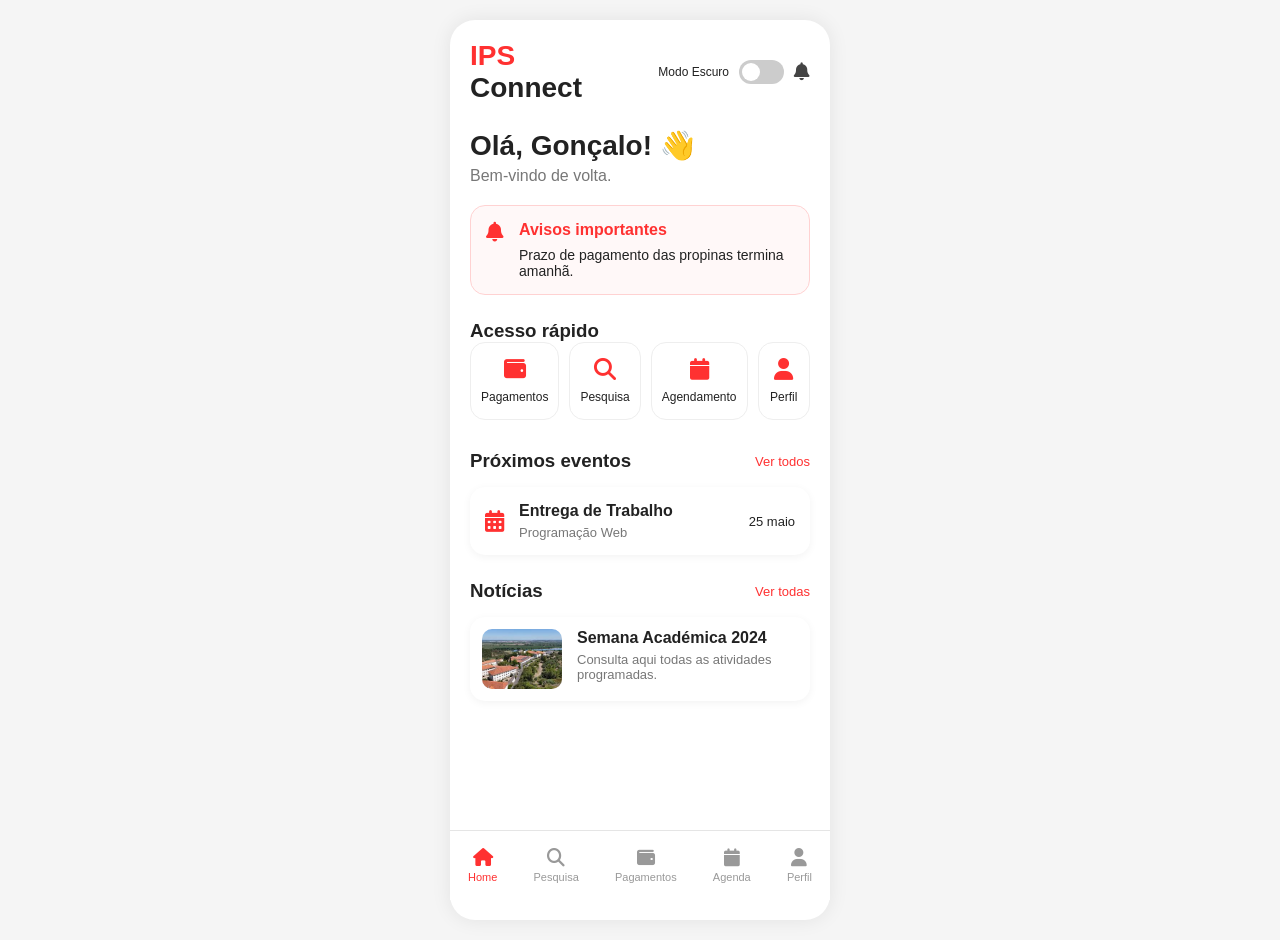
<file: html/Home.HTML>
<!DOCTYPE html>
<html lang="pt">

<head>
    <meta charset="UTF-8">
    <meta name="viewport" content="width=device-width, initial-scale=1.0">

    <title>IPS Connect - Home</title>

    <link rel="stylesheet" href="../css/home.css">

    <link rel="stylesheet"
    href="https://cdnjs.cloudflare.com/ajax/libs/font-awesome/6.5.1/css/all.min.css">
</head>

<body>

<div class="container">

    <header>

        <div class="logo">

            <span class="ips">IPS</span>
            <span class="connect">Connect</span>

        </div>

        <div class="header-actions">

            <span>Modo Escuro</span>

            <label class="switch">

                <input
                type="checkbox"
                id="themeToggle">

                <span class="slider"></span>

            </label>

            <i class="fa-solid fa-bell"></i>

        </div>

    </header>

    <section class="welcome">

        <h2>Olá, Gonçalo! 👋</h2>

        <p>Bem-vindo de volta.</p>

    </section>

    <section class="alert-card">

        <div class="alert-icon">
            <i class="fa-solid fa-bell"></i>
        </div>

        <div>

            <h4>Avisos importantes</h4>

            <p>
                Prazo de pagamento das propinas termina amanhã.
            </p>

        </div>

    </section>

    <section>

        <h3>Acesso rápido</h3>

        <div class="quick-grid">

            <div class="card"
                 onclick="window.location.href='Payments.HTML'">

                <i class="fa-solid fa-wallet"></i>

                <span>Pagamentos</span>

            </div>

            <div class="card"
                 onclick="window.location.href='Search.HTML'">

                <i class="fa-solid fa-magnifying-glass"></i>

                <span>Pesquisa</span>

            </div>

            <div class="card"
                 onclick="window.location.href='Scheduling.HTML'">

                <i class="fa-solid fa-calendar"></i>

                <span>Agendamento</span>

            </div>

            <div class="card"
                 onclick="window.location.href='Profile.HTML'">

                <i class="fa-solid fa-user"></i>

                <span>Perfil</span>

            </div>

        </div>

    </section>

    <section class="events">

        <div class="section-header">

            <h3>Próximos eventos</h3>

            <a href="#">Ver todos</a>

        </div>

        <div class="event-card">

            <i class="fa-solid fa-calendar-days"></i>

            <div>

                <h4>Entrega de Trabalho</h4>

                <p>Programação Web</p>

            </div>

            <span>25 maio</span>

        </div>

    </section>

    <section class="news">

        <div class="section-header">

            <h3>Notícias</h3>

            <a href="#">Ver todas</a>

        </div>

        <div class="news-card">

            <img
            src="../image/Escola.jpeg"
            alt="Notícia">

            <div>

                <h4>Semana Académica 2024</h4>

                <p>
                    Consulta aqui todas as atividades programadas.
                </p>

            </div>

        </div>

    </section>

    <nav class="bottom-nav">

        <a class="active">
            <i class="fa-solid fa-house"></i>
            <span>Home</span>
        </a>

        <a href="Search.HTML">
            <i class="fa-solid fa-magnifying-glass"></i>
            <span>Pesquisa</span>
        </a>

        <a href="Payments.HTML">
            <i class="fa-solid fa-wallet"></i>
            <span>Pagamentos</span>
        </a>

        <a href="Scheduling.HTML">
            <i class="fa-solid fa-calendar"></i>
            <span>Agenda</span>
        </a>

        <a href="Profile.HTML">
            <i class="fa-solid fa-user"></i>
            <span>Perfil</span>
        </a>

    </nav>

</div>
<script src="../js/theme.js"></script>
<script src="../js/home.js"></script>

</body>
</html>
</file>
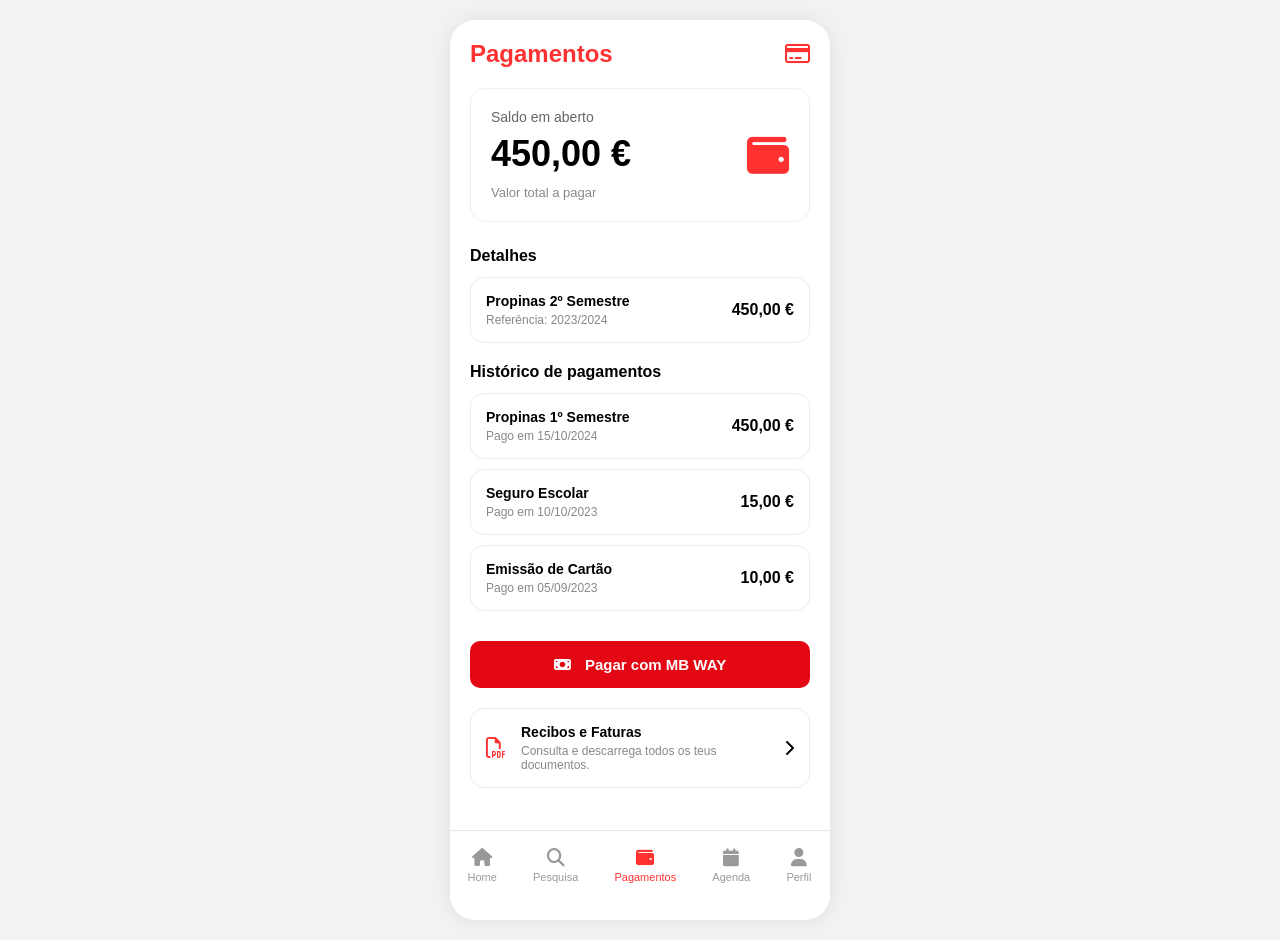
<file: html/Payments.HTML>
<!DOCTYPE html>

<html lang="pt">

<head>
    <meta charset="UTF-8">
    <meta name="viewport" content="width=device-width, initial-scale=1.0">
    <title>IPS Connect - Pagamentos</title>

  
<link rel="stylesheet" href="../css/payments.css">

<link rel="stylesheet"
href="https://cdnjs.cloudflare.com/ajax/libs/font-awesome/6.5.1/css/all.min.css">
  

</head>

<body>

<div class="container">

  
<header class="payments-header">

    <h2>Pagamentos</h2>

    <i class="fa-regular fa-credit-card"></i>

</header>

<section class="balance-card">

    <div>

        <p>Saldo em aberto</p>

        <h1 id="saldo">450,00 €</h1>

        <span>Valor total a pagar</span>

    </div>

    <i class="fa-solid fa-wallet"></i>

</section>

<section>

    <h3>Detalhes</h3>

    <div class="payment-card">

        <div>

            <h4>Propinas 2º Semestre</h4>

            <p>Referência: 2023/2024</p>

        </div>

        <strong>450,00 €</strong>

    </div>

</section>

<section>

    <h3>Histórico de pagamentos</h3>

    <div class="history-card">

        <div>

            <h4>Propinas 1º Semestre</h4>

            <p>Pago em 15/10/2024</p>

        </div>

        <strong>450,00 €</strong>

    </div>

    <div class="history-card">

        <div>

            <h4>Seguro Escolar</h4>

            <p>Pago em 10/10/2023</p>

        </div>

        <strong>15,00 €</strong>

    </div>

    <div class="history-card">

        <div>

            <h4>Emissão de Cartão</h4>

            <p>Pago em 05/09/2023</p>

        </div>

        <strong>10,00 €</strong>

    </div>

</section>

<button
    id="mbwayBtn"
    class="mbway-btn">

    <i class="fa-solid fa-money-bill"></i>

    Pagar com MB WAY

</button>

<section>

    <div class="receipt-card">

        <i class="fa-regular fa-file-pdf"></i>

        <div>

            <h4>Recibos e Faturas</h4>

            <p>
                Consulta e descarrega todos os teus documentos.
            </p>

        </div>

        <i class="fa-solid fa-chevron-right"></i>

    </div>

</section>

<nav class="bottom-nav">

    <a href="Home.HTML">

        <i class="fa-solid fa-house"></i>

        <span>Home</span>

    </a>

    <a href="Search.HTML">

        <i class="fa-solid fa-magnifying-glass"></i>

        <span>Pesquisa</span>

    </a>

    <a class="active">

        <i class="fa-solid fa-wallet"></i>

        <span>Pagamentos</span>

    </a>

    <a href="Scheduling.HTML">

        <i class="fa-solid fa-calendar"></i>

        <span>Agenda</span>

    </a>

    <a href="Profile.HTML">

        <i class="fa-solid fa-user"></i>

        <span>Perfil</span>

    </a>

</nav>
  

</div>

<div id="paymentSuccess" class="modal">

    <div class="modal-content">

        <h3>Pagamento efetuado!</h3>

        <p>
            O pagamento das propinas foi realizado com sucesso.
        </p>

        <button onclick="fecharModal()">
            Fechar
        </button>

    </div>

</div>
<script src="../js/theme.js"></script>
<script src="../js/payments.js"></script>

</body>

</html>
</file>
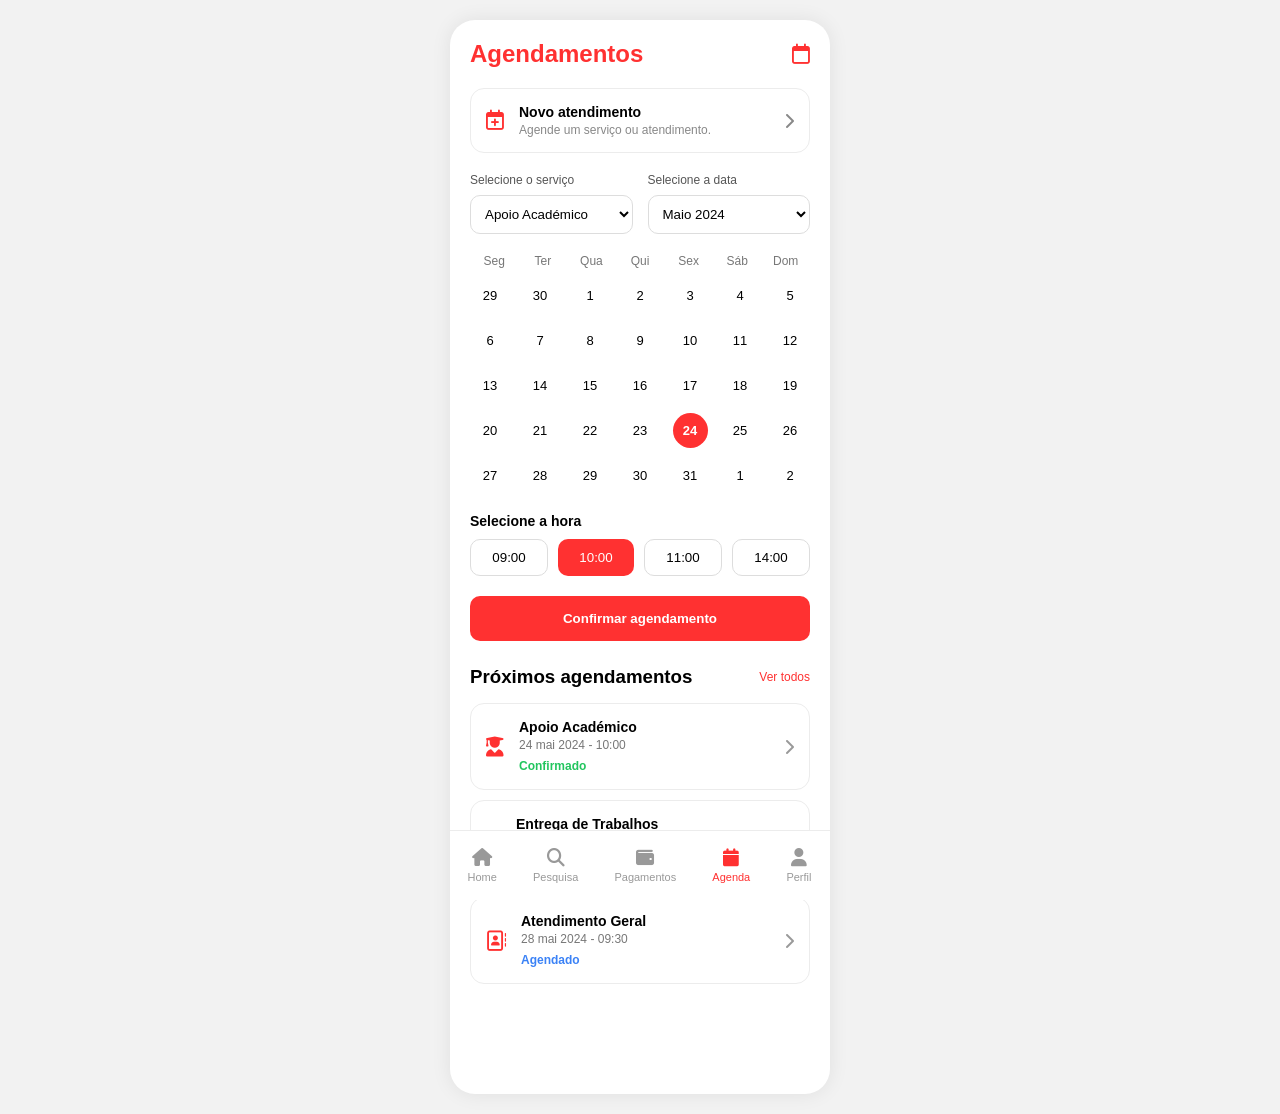
<file: html/Scheduling.HTML>
<!DOCTYPE html>
<html lang="pt">

<head>

    <meta charset="UTF-8">

    <meta name="viewport"
          content="width=device-width, initial-scale=1.0">

    <title>IPS Connect - Agendamentos</title>

    <link rel="stylesheet"
          href="../css/scheduling.css">

    <link rel="stylesheet"
          href="https://cdnjs.cloudflare.com/ajax/libs/font-awesome/6.5.1/css/all.min.css">

</head>

<body>

<div class="container">

    <!-- HEADER -->

    <header class="schedule-header">

        <h2>Agendamentos</h2>

        <i class="fa-regular fa-calendar"></i>

    </header>

    <!-- NOVO AGENDAMENTO -->

    <section class="new-appointment">

        <div class="appointment-icon">

            <i class="fa-regular fa-calendar-plus"></i>

        </div>

        <div>

            <h4>Novo atendimento</h4>

            <p>
                Agende um serviço ou atendimento.
            </p>

        </div>

        <i class="fa-solid fa-chevron-right"></i>

    </section>

    <!-- FILTROS -->

    <section class="filters">

        <div class="filter-group">

            <label>
                Selecione o serviço
            </label>

            <select id="service">

                <option>
                    Apoio Académico
                </option>

                <option>
                    Serviços Académicos
                </option>

                <option>
                    Apoio Informático
                </option>

                <option>
                    Atendimento Geral
                </option>

            </select>

        </div>

        <div class="filter-group">

            <label>
                Selecione a data
            </label>

            <select>

                <option>
                    Maio 2024
                </option>

            </select>

        </div>

    </section>

    <!-- CALENDÁRIO -->

    <section class="calendar">

        <div class="weekdays">

            <span>Seg</span>
            <span>Ter</span>
            <span>Qua</span>
            <span>Qui</span>
            <span>Sex</span>
            <span>Sáb</span>
            <span>Dom</span>

        </div>

        <div class="days">

            <span>29</span>
            <span>30</span>
            <span>1</span>
            <span>2</span>
            <span>3</span>
            <span>4</span>
            <span>5</span>

            <span>6</span>
            <span>7</span>
            <span>8</span>
            <span>9</span>
            <span>10</span>
            <span>11</span>
            <span>12</span>

            <span>13</span>
            <span>14</span>
            <span>15</span>
            <span>16</span>
            <span>17</span>
            <span>18</span>
            <span>19</span>

            <span>20</span>
            <span>21</span>
            <span>22</span>
            <span>23</span>

            <span class="selected-day">
                24
            </span>

            <span>25</span>
            <span>26</span>

            <span>27</span>
            <span>28</span>
            <span>29</span>
            <span>30</span>
            <span>31</span>
            <span>1</span>
            <span>2</span>

        </div>

    </section>

    <!-- HORÁRIOS -->

    <section class="hours">

        <h4>Selecione a hora</h4>

        <div class="hour-list">

            <button class="hour-btn">
                09:00
            </button>

            <button class="hour-btn selected">
                10:00
            </button>

            <button class="hour-btn">
                11:00
            </button>

            <button class="hour-btn">
                14:00
            </button>

        </div>

    </section>

    <!-- BOTÃO -->

    <button
        id="scheduleBtn"
        class="schedule-btn">

        Confirmar agendamento

    </button>

    <!-- PRÓXIMOS AGENDAMENTOS -->

    <section class="upcoming">

        <div class="section-title">

            <h3>
                Próximos agendamentos
            </h3>

            <a href="#">
                Ver todos
            </a>

        </div>

        <div class="appointment-card">

            <i class="fa-solid fa-user-graduate"></i>

            <div>

                <h4>
                    Apoio Académico
                </h4>

                <p>
                    24 mai 2024 - 10:00
                </p>

                <span class="confirmed">
                    Confirmado
                </span>

            </div>

            <i class="fa-solid fa-chevron-right"></i>

        </div>

        <div class="appointment-card">

            <i class="fa-regular fa-file-lines"></i>

            <div>

                <h4>
                    Entrega de Trabalhos
                </h4>

                <p>
                    25 mai 2024 - 14:00
                </p>

                <span class="pending">
                    Pendente
                </span>

            </div>

            <i class="fa-solid fa-chevron-right"></i>

        </div>

        <div class="appointment-card">

            <i class="fa-regular fa-address-book"></i>

            <div>

                <h4>
                    Atendimento Geral
                </h4>

                <p>
                    28 mai 2024 - 09:30
                </p>

                <span class="scheduled">
                    Agendado
                </span>

            </div>

            <i class="fa-solid fa-chevron-right"></i>

        </div>

    </section>

    <!-- MENU -->

    <nav class="bottom-nav">

        <a href="Home.HTML">

            <i class="fa-solid fa-house"></i>

            <span>Home</span>

        </a>

        <a href="Search.HTML">

            <i class="fa-solid fa-magnifying-glass"></i>

            <span>Pesquisa</span>

        </a>

        <a href="Payments.HTML">

            <i class="fa-solid fa-wallet"></i>

            <span>Pagamentos</span>

        </a>

        <a class="active">

            <i class="fa-solid fa-calendar"></i>

            <span>Agenda</span>

        </a>

        <a href="Profile.HTML">

            <i class="fa-solid fa-user"></i>

            <span>Perfil</span>

        </a>

    </nav>

</div>
<script src="../js/theme.js"></script>
<script src="../js/scheduling.js"></script>

</body>

</html>
</file>
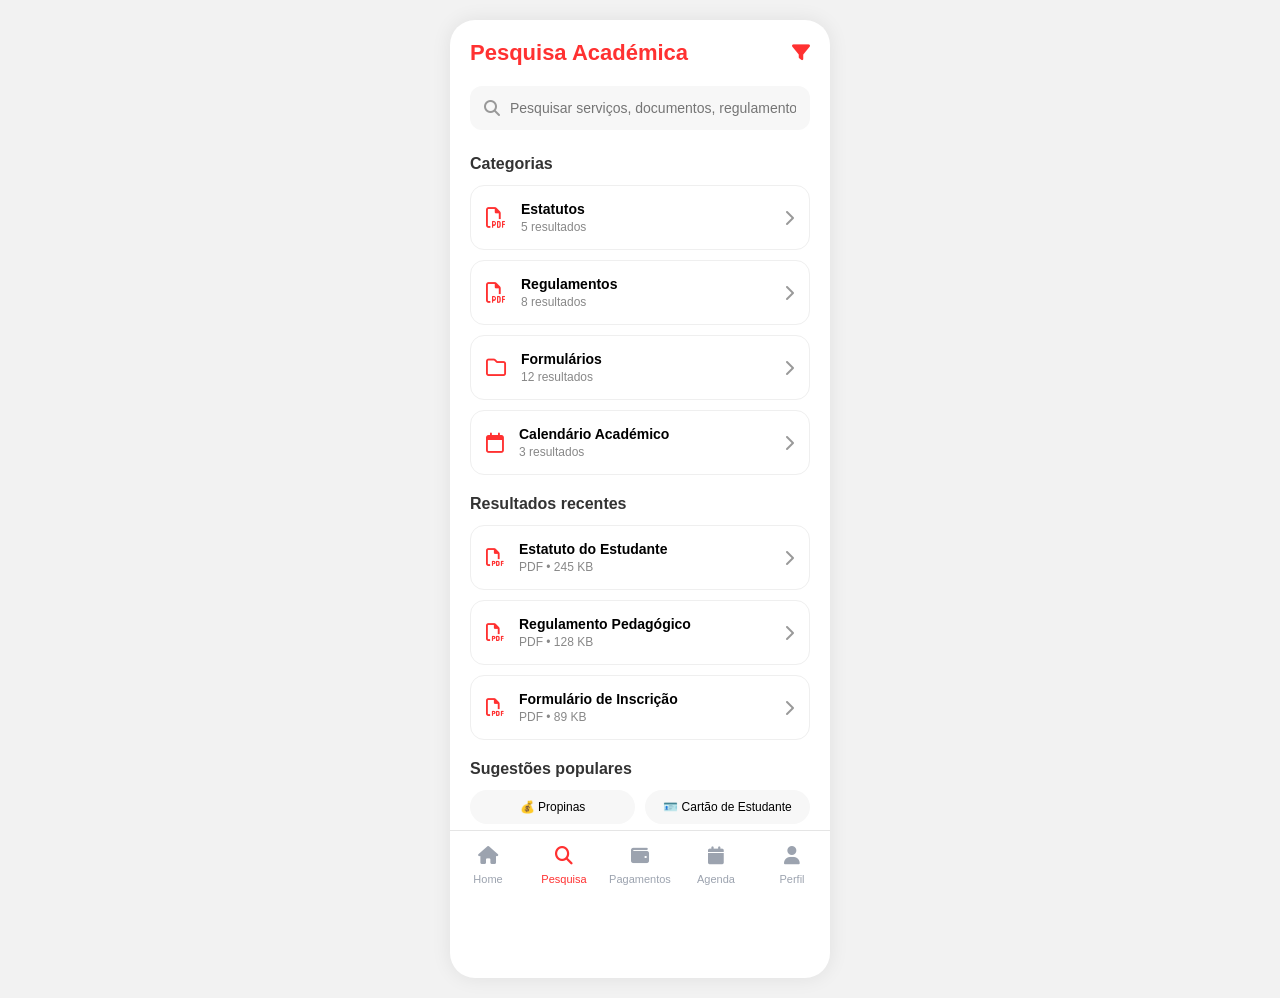
<file: html/Search.HTML>
<!DOCTYPE html>
<html lang="pt">

<head>
    <meta charset="UTF-8">
    <meta name="viewport" content="width=device-width, initial-scale=1.0">
    <title>IPS Connect - Pesquisa Académica</title>

    <link rel="stylesheet" href="../css/search.css">

    <link rel="stylesheet"
        href="https://cdnjs.cloudflare.com/ajax/libs/font-awesome/6.5.1/css/all.min.css">
</head>

<body>

<div class="container">

    <header class="search-header">

        <h2>Pesquisa Académica</h2>

        <i class="fa-solid fa-filter"></i>

    </header>

    <div class="search-box">

        <i class="fa-solid fa-magnifying-glass"></i>

        <input
            type="text"
            id="searchInput"
            placeholder="Pesquisar serviços, documentos, regulamentos...">

    </div>

    <section>

        <h3>Categorias</h3>

        <div class="category-card">

            <i class="fa-regular fa-file-pdf"></i>

            <div>

                <h4>Estatutos</h4>

                <p>5 resultados</p>

            </div>

            <i class="fa-solid fa-chevron-right arrow"></i>

        </div>

        <div class="category-card">

            <i class="fa-regular fa-file-pdf"></i>

            <div>

                <h4>Regulamentos</h4>

                <p>8 resultados</p>

            </div>

            <i class="fa-solid fa-chevron-right arrow"></i>

        </div>

        <div class="category-card">

            <i class="fa-regular fa-folder"></i>

            <div>

                <h4>Formulários</h4>

                <p>12 resultados</p>

            </div>

            <i class="fa-solid fa-chevron-right arrow"></i>

        </div>

        <div class="category-card">

            <i class="fa-regular fa-calendar"></i>

            <div>

                <h4>Calendário Académico</h4>

                <p>3 resultados</p>

            </div>

            <i class="fa-solid fa-chevron-right arrow"></i>

        </div>

    </section>

    <section>

        <h3>Resultados recentes</h3>

        <div class="result-card">

            <i class="fa-regular fa-file-pdf"></i>

            <div>

                <h4>Estatuto do Estudante</h4>

                <p>PDF • 245 KB</p>

            </div>

            <i class="fa-solid fa-chevron-right arrow"></i>

        </div>

        <div class="result-card">

            <i class="fa-regular fa-file-pdf"></i>

            <div>

                <h4>Regulamento Pedagógico</h4>

                <p>PDF • 128 KB</p>

            </div>

            <i class="fa-solid fa-chevron-right arrow"></i>

        </div>

        <div class="result-card">

            <i class="fa-regular fa-file-pdf"></i>

            <div>

                <h4>Formulário de Inscrição</h4>

                <p>PDF • 89 KB</p>

            </div>

            <i class="fa-solid fa-chevron-right arrow"></i>

        </div>

    </section>

    <section>

        <h3>Sugestões populares</h3>

        <div class="tags">

            <span>💰 Propinas</span>

            <span>🪪 Cartão de Estudante</span>

            <span>📚 Planos de Estudo</span>

            <span>🎓 Apoios e Bolsas</span>

        </div>

    </section>

    <nav class="bottom-nav">

        <a href="Home.HTML">

            <i class="fa-solid fa-house"></i>

            <span>Home</span>

        </a>

        <a class="active">

            <i class="fa-solid fa-magnifying-glass"></i>

            <span>Pesquisa</span>

        </a>

        <a href="Payments.HTML">

            <i class="fa-solid fa-wallet"></i>

            <span>Pagamentos</span>

        </a>

        <a href="Scheduling.HTML">

            <i class="fa-solid fa-calendar"></i>

            <span>Agenda</span>

        </a>

        <a href="Perfil.HTML">

            <i class="fa-solid fa-user"></i>

            <span>Perfil</span>

        </a>

    </nav>

</div>
<script src="../js/theme.js"></script>
<script src="../js/search.js"></script>

</body>

</html>
</file>
<file: css/home.css>
*{
    margin:0;
    padding:0;
    box-sizing:border-box;
    font-family:'Segoe UI',sans-serif;
}

body{
    background:#f5f5f5;
    color:#222;
    display:flex;
    justify-content:center;
    padding:20px;
}

.container{
width:380px;
min-height:100vh;
background:white;
border-radius:25px;
padding:20px;
box-shadow:0 0 20px rgba(0,0,0,.08);
position:relative;
padding-bottom:100px;
}


header{
    display:flex;
    justify-content:space-between;
    align-items:center;
    margin-bottom:25px;
}

.logo{
    display:flex;
    flex-direction:column;
    font-weight:bold;
}

.ips{
    color:#ff3131;
    font-size:28px;
}

.connect{
    font-size:28px;
}

.header-actions{
    display:flex;
    align-items:center;
    gap:10px;
    font-size:12px;
}

.header-actions i{
    color:#444;
    font-size:18px;
}


.switch{
    position:relative;
    display:inline-block;
    width:45px;
    height:24px;
}

.switch input{
    display:none;
}

.slider{
    position:absolute;
    cursor:pointer;
    top:0;
    left:0;
    right:0;
    bottom:0;
    background:#ccc;
    border-radius:20px;
}

.slider:before{
    position:absolute;
    content:"";
    height:18px;
    width:18px;
    left:3px;
    bottom:3px;
    background:white;
    border-radius:50%;
    transition:0.3s;
}

input:checked + .slider{
    background:#222;
}

input:checked + .slider:before{
    transform:translateX(20px);
}


.welcome{
    margin-bottom:20px;
}

.welcome h2{
    font-size:28px;
    margin-bottom:5px;
}

.welcome p{
    color:#777;
}


.alert-card{
    display:flex;
    gap:15px;
    align-items:flex-start;

    border:1px solid #ffd2d2;

    background:#fff8f8;

    padding:15px;

    border-radius:15px;

    margin-bottom:25px;
}

.alert-icon{
    color:#ff3131;
    font-size:20px;
}

.alert-card h4{
    color:#ff3131;
    margin-bottom:8px;
}

.alert-card p{
    font-size:14px;
}


.section-header{
    display:flex;
    justify-content:space-between;
    align-items:center;
    margin-bottom:15px;
}

.section-header a{
    color:#ff3131;
    text-decoration:none;
    font-size:13px;
}


.quick-grid{
    display:grid;
    grid-template-columns:repeat(4,1fr);
    gap:10px;
    margin-bottom:30px;
}

.card{
    background:white;
    border:1px solid #eee;
    border-radius:15px;
    padding:15px 10px;
    text-align:center;
    cursor:pointer;
    transition:0.3s;
}

.card:hover{
    transform:translateY(-3px);
}

.card i{
    font-size:22px;
    color:#ff3131;
    margin-bottom:10px;
}

.card span{
    display:block;
    font-size:12px;
}


.event-card{
    display:flex;
    align-items:center;
    gap:15px;

    background:white;

    padding:15px;

    border-radius:15px;

    box-shadow:0 2px 8px rgba(0,0,0,0.05);

    margin-bottom:25px;
}

.event-card i{
    color:#ff3131;
    font-size:22px;
}

.event-card h4{
    margin-bottom:5px;
}

.event-card p{
    font-size:13px;
    color:#777;
}

.event-card span{
    margin-left:auto;
    font-size:13px;
}


.news-card{
    display:flex;
    gap:15px;

    background:white;

    padding:12px;

    border-radius:15px;

    box-shadow:0 2px 8px rgba(0,0,0,0.05);

    margin-bottom:90px;
}

.news-card img{
    width:80px;
    height:60px;
    border-radius:10px;
    object-fit:cover;
}

.news-card h4{
    margin-bottom:5px;
}

.news-card p{
    font-size:13px;
    color:#777;
}


.bottom-nav{

 
position:fixed;

bottom:0;

left:50%;

transform:translateX(-50%);

width:380px;

height:70px;

background:white;

border-top:1px solid #e5e5e5;

display:flex;

justify-content:space-around;

align-items:center;
 

}

.bottom-nav a{

 
text-decoration:none;

color:#999;

display:flex;

flex-direction:column;

align-items:center;

gap:4px;

font-size:11px;
 

}

.bottom-nav a i{
font-size:18px;
}

.bottom-nav .active{
color:#ff3131;
}


body.dark{
    background:#111;
    color:white;
}

body.dark .container{
    background:#161616;
}

body.dark .card,
body.dark .event-card,
body.dark .news-card{
    background:#1f1f1f;
    border-color:#2c2c2c;
}

body.dark .alert-card{
    background:#1f1f1f;
    border-color:#333;
}

body.dark .bottom-nav{
    background:#161616;
    border-color:#333;
}

body.dark p{
    color:#bbb;
}

body.dark .header-actions i{
    color:white;
}

body.dark .bottom-nav a{
    color:#aaa;
}

body.dark .bottom-nav .active{
    color:#ff3131;
}
</file>
<file: css/payments.css>
*{
margin:0;
padding:0;
box-sizing:border-box;
font-family:'Segoe UI',sans-serif;
}

body{
background:#f2f2f2;
display:flex;
justify-content:center;
padding:20px;
}

.container{
width:380px;
min-height:100vh;
background:white;
border-radius:25px;
padding:20px;
box-shadow:0 0 20px rgba(0,0,0,.08);
position:relative;
padding-bottom:100px;
}

/* HEADER */

.payments-header{
display:flex;
justify-content:space-between;
align-items:center;
margin-bottom:20px;
}

.payments-header h2{
color:#ff3131;
font-size:24px;
}

.payments-header i{
color:#ff3131;
font-size:22px;
}

/* SALDO */

.balance-card{
display:flex;
justify-content:space-between;
align-items:center;

 
background:white;

border:1px solid #efefef;

border-radius:15px;

padding:20px;

margin-bottom:25px;
 

}

.balance-card p{
color:#666;
font-size:14px;
}

.balance-card h1{
margin:8px 0;
font-size:36px;
}

.balance-card span{
color:#888;
font-size:13px;
}

.balance-card i{
color:#ff3131;
font-size:42px;
}

/* TITULOS */

section h3{
margin-bottom:12px;
margin-top:20px;
font-size:16px;
}

/* DETALHES */

.payment-card,
.history-card,
.receipt-card{

 
display:flex;

justify-content:space-between;

align-items:center;

background:white;

border:1px solid #ececec;

border-radius:14px;

padding:15px;

margin-bottom:10px;
 

}

.payment-card h4,
.history-card h4{
font-size:14px;
margin-bottom:4px;
}

.payment-card p,
.history-card p{
font-size:12px;
color:#888;
}

/* MBWAY */

.mbway-btn{

 
width:100%;

border:none;

border-radius:10px;

background:#e30613;

color:white;

padding:15px;

font-size:15px;

font-weight:bold;

cursor:pointer;

margin:20px 0;

transition:.3s;
 

}

.mbway-btn:hover{
opacity:.9;
}

.mbway-btn i{
margin-right:10px;
}

/* RECIBOS */

.receipt-card i:first-child{
color:#ff3131;
font-size:20px;
}

.receipt-card div{
flex:1;
margin-left:15px;
}

.receipt-card h4{
font-size:14px;
margin-bottom:4px;
}

.receipt-card p{
font-size:12px;
color:#888;
}

/* MENU */

.bottom-nav{

 
position:fixed;

bottom:0;

left:50%;

transform:translateX(-50%);

width:380px;

height:70px;

background:white;

border-top:1px solid #e5e5e5;

display:flex;

justify-content:space-around;

align-items:center;
 

}

.bottom-nav a{

 
text-decoration:none;

color:#999;

display:flex;

flex-direction:column;

align-items:center;

gap:4px;

font-size:11px;
 

}

.bottom-nav a i{
font-size:18px;
}

.bottom-nav .active{
color:#ff3131;
}

/* MODAL */

.modal{

 
position:fixed;

inset:0;

background:rgba(0,0,0,.5);

display:none;

justify-content:center;

align-items:center;
 

}

.modal-content{

 
background:white;

padding:25px;

border-radius:15px;

text-align:center;

width:300px;
 

}

.modal-content h3{

 
margin-bottom:10px;

color:#16a34a;
 

}

.modal-content button{

 
margin-top:15px;

padding:10px 20px;

border:none;

background:#ff3131;

color:white;

border-radius:8px;

cursor:pointer;
 

}

body.dark{
    background:#111;
}

body.dark .container{
    background:#1a1a1a;
    color:white;
}

body.dark .balance-card,
body.dark .payment-card,
body.dark .history-card,
body.dark .receipt-card{

    background:#242424;
    border-color:#333;
}

body.dark p{
    color:#bbb;
}

body.dark .bottom-nav{
    background:#1a1a1a;
}
</file>
<file: css/scheduling.css>
*{
margin:0;
padding:0;
box-sizing:border-box;
font-family:'Segoe UI',sans-serif;
}

body{
background:#f2f2f2;
display:flex;
justify-content:center;
padding:20px;
}

.container{
width:380px;
min-height:100vh;
background:white;
border-radius:25px;
padding:20px;
box-shadow:0 0 20px rgba(0,0,0,.08);
position:relative;
padding-bottom:100px;
}

/* HEADER */

.schedule-header{
display:flex;
justify-content:space-between;
align-items:center;
margin-bottom:20px;
}

.schedule-header h2{
color:#ff3131;
font-size:24px;
}

.schedule-header i{
color:#ff3131;
font-size:20px;
}

/* NOVO AGENDAMENTO */

.new-appointment{
display:flex;
align-items:center;
gap:15px;

  
background:white;

border:1px solid #ececec;

border-radius:14px;

padding:15px;

margin-bottom:20px;
  

}

.new-appointment h4{
font-size:14px;
margin-bottom:3px;
}

.new-appointment p{
font-size:12px;
color:#888;
}

.appointment-icon{
color:#ff3131;
font-size:20px;
}

.new-appointment .fa-chevron-right{
margin-left:auto;
color:#888;
}

/* FILTROS */

.filters{
display:grid;
grid-template-columns:1fr 1fr;
gap:15px;
margin-bottom:20px;
}

.filter-group label{
display:block;
margin-bottom:8px;
font-size:12px;
color:#555;
}

.filter-group select{
width:100%;
padding:10px;
border:1px solid #ddd;
border-radius:10px;
background:white;
}

/* CALENDÁRIO */

.calendar{
margin-bottom:20px;
}

.weekdays{
display:grid;
grid-template-columns:repeat(7,1fr);
text-align:center;
font-size:12px;
color:#777;
margin-bottom:10px;
}

.days{
display:grid;
grid-template-columns:repeat(7,1fr);
gap:10px;
}

.days span{

  
width:35px;
height:35px;

display:flex;
justify-content:center;
align-items:center;

margin:auto;

border-radius:50%;

cursor:pointer;

font-size:13px;
  

}

.selected-day{

  
background:#ff3131;

color:white;

font-weight:bold;
  

}

/* HORÁRIOS */

.hours h4{
margin-bottom:10px;
font-size:14px;
}

.hour-list{
display:flex;
gap:10px;
margin-bottom:20px;
}

.hour-btn{

  
flex:1;

border:1px solid #ddd;

background:white;

padding:10px;

border-radius:10px;

cursor:pointer;

transition:.3s;
  

}

.hour-btn.selected{

  
background:#ff3131;

color:white;

border:none;
  

}

/* BOTÃO */

.schedule-btn{

  
width:100%;

border:none;

background:#ff3131;

color:white;

padding:15px;

border-radius:10px;

font-weight:bold;

cursor:pointer;

margin-bottom:25px;
  

}

/* TITULO SECÇÃO */

.section-title{

  
display:flex;

justify-content:space-between;

align-items:center;

margin-bottom:15px;
  

}

.section-title a{

  
color:#ff3131;

text-decoration:none;

font-size:12px;
  

}

/* AGENDAMENTOS */

.appointment-card{

  
display:flex;

align-items:center;

gap:15px;

background:white;

border:1px solid #ececec;

border-radius:14px;

padding:15px;

margin-bottom:10px;
  

}

.appointment-card > i:first-child{

  
color:#ff3131;

font-size:20px;
  

}

.appointment-card h4{

  
font-size:14px;

margin-bottom:3px;
  

}

.appointment-card p{

  
font-size:12px;

color:#777;

margin-bottom:4px;
  

}

.appointment-card .fa-chevron-right{

  
margin-left:auto;

color:#999;
  

}

/* ESTADOS */

.confirmed{

  
color:#22c55e;

font-size:12px;

font-weight:600;
  

}

.pending{

  
color:#f59e0b;

font-size:12px;

font-weight:600;
  

}

.scheduled{

  
color:#3b82f6;

font-size:12px;

font-weight:600;
  

}

/* MENU INFERIOR */

.bottom-nav{

  
position:fixed;

bottom:0;

left:50%;

transform:translateX(-50%);

width:380px;

height:70px;

background:white;

border-top:1px solid #ececec;

display:flex;

justify-content:space-around;

align-items:center;
  

}

.bottom-nav a{

  
text-decoration:none;

color:#999;

display:flex;

flex-direction:column;

align-items:center;

gap:4px;

font-size:11px;
  

}

.bottom-nav a i{

  
font-size:18px;
  

}

.bottom-nav .active{

  
color:#ff3131;
  

}

/* DARK MODE */

body.dark{
    background:#111;
}

body.dark .container{
    background:#1a1a1a;
    color:white;
}

/* Cartões */

body.dark .new-appointment,
body.dark .appointment-card{

    background:#242424;
    border-color:#333;
}

/* Selects */

body.dark select{

    background:#242424;
    color:white;
    border-color:#333;
}

/* Horários */

body.dark .hour-btn{

    background:#242424;
    color:white;
    border-color:#333;
}

body.dark .hour-btn.selected{

    background:#ff3131;
    color:white;
}

/* Textos */

body.dark p{
    color:#bbb;
}

body.dark h3,
body.dark h4,
body.dark h5{
    color:white;
}

/* Menu inferior */

body.dark .bottom-nav{

    background:#1a1a1a;
    border-top:1px solid #333;
}

/* Links */

body.dark .section-title a{
    color:#ff3131;
}
</file>
<file: css/search.css>
*{
margin:0;
padding:0;
box-sizing:border-box;
font-family:'Segoe UI',sans-serif;
}

body{
background:#f2f2f2;
display:flex;
justify-content:center;
padding:20px;
}

.container{
width:380px;
min-height:100vh;
background:white;
border-radius:25px;
padding:20px;
box-shadow:0 0 20px rgba(0,0,0,0.08);
position:relative;
}

/* HEADER */

.search-header{
display:flex;
justify-content:space-between;
align-items:center;
margin-bottom:20px;
}

.search-header h2{
color:#ff3131;
font-size:22px;
font-weight:700;
}

.search-header i{
color:#ff3131;
font-size:18px;
}

/* SEARCH */

.search-box{
display:flex;
align-items:center;
gap:10px;
background:#f7f7f7;
border-radius:12px;
padding:14px;
margin-bottom:25px;
}

.search-box i{
color:#999;
}

.search-box input{
border:none;
outline:none;
background:transparent;
width:100%;
font-size:14px;
}

/* TITULOS */

section h3{
margin-bottom:12px;
margin-top:20px;
font-size:16px;
color:#333;
}

/* CATEGORY CARDS */

.category-card{
display:flex;
align-items:center;
gap:15px;

background:white;

border:1px solid #efefef;

border-radius:14px;

padding:15px;

margin-bottom:10px;

}

.category-card i:first-child{
color:#ff3131;
font-size:20px;
}

.category-card h4{
font-size:14px;
margin-bottom:3px;
}

.category-card p{
font-size:12px;
color:#888;
}

.arrow{
margin-left:auto;
color:#999;
}

/* RESULTADOS */

.result-card{
display:flex;
align-items:center;
gap:15px;

background:white;

border:1px solid #efefef;

border-radius:14px;

padding:15px;

margin-bottom:10px;

}

.result-card i:first-child{
color:#ff3131;
font-size:18px;
}

.result-card h4{
font-size:14px;
margin-bottom:3px;
}

.result-card p{
font-size:12px;
color:#888;
}

/* TAGS */

.tags{

    display:grid;

    grid-template-columns:1fr 1fr;

    gap:10px;

    margin-top:10px;

    margin-bottom:90px;
}

.tags span{

    background:#f7f7f7;

    border-radius:20px;

    padding:10px;

    text-align:center;

    font-size:12px;

    white-space:nowrap;

    overflow:hidden;

    text-overflow:ellipsis;
}

.tags span:hover

/* MENU INFERIOR */

.bottom-nav{

position:fixed;

bottom:0;

width:380px;

background:white;

border-top:1px solid #ececec;

display:flex;

justify-content:space-around;

padding:12px 0;

}

.bottom-nav a{

display:flex;

flex-direction:column;

align-items:center;

text-decoration:none;

color:#888;

font-size:11px;

}

.bottom-nav a i{

font-size:18px;

margin-bottom:4px;

}

.bottom-nav .active{

color:#ff3131;

}

/* MENU INFERIOR */

.bottom-nav{

    position:fixed;

    bottom:0;

    left:50%;

    transform:translateX(-50%);

    width:380px;

    height:70px;

    background:white;

    border-top:1px solid #e5e5e5;

    display:flex;

    justify-content:space-around;

    align-items:center;

    z-index:1000;
}

.bottom-nav a{

    flex:1;

    text-decoration:none;

    color:#9ca3af;

    display:flex;

    flex-direction:column;

    align-items:center;

    justify-content:center;

    gap:4px;

    font-size:11px;

    font-weight:500;
}

.bottom-nav a i{

    font-size:18px;
}

.bottom-nav .active{

    color:#ff3131;
}

body.dark{
    background:#111;
}

body.dark .container{
    background:#1a1a1a;
    color:white;
}

body.dark .search-box,
body.dark .category-card,
body.dark .result-card{

    background:#242424;
    border-color:#333;
}

body.dark p{
    color:#bbb;
}

body.dark h3,
body.dark h4{
    color:white;
}

body.dark .bottom-nav{
    background:#1a1a1a;
    border-color:#333;
}

body.dark .tags span{

    background:#242424;

    color:white;

    border:1px solid #333;
}
</file>
